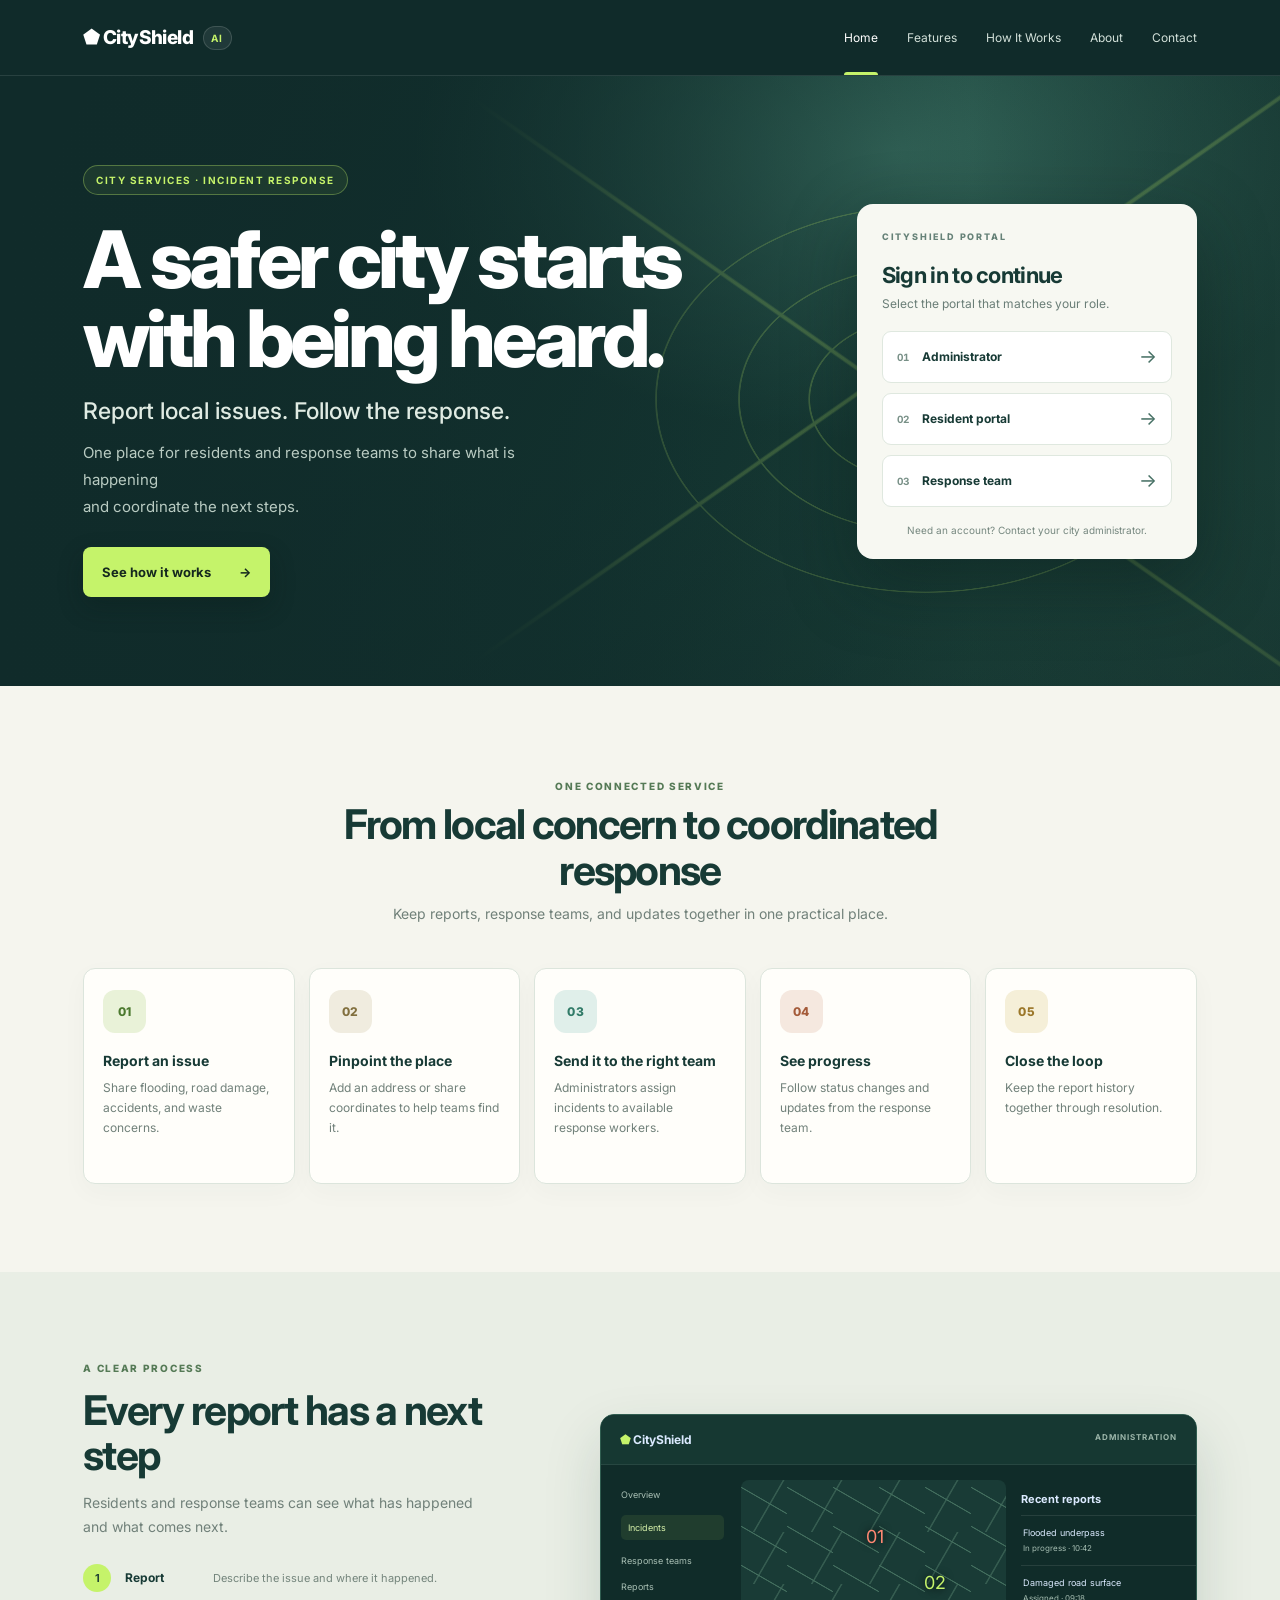
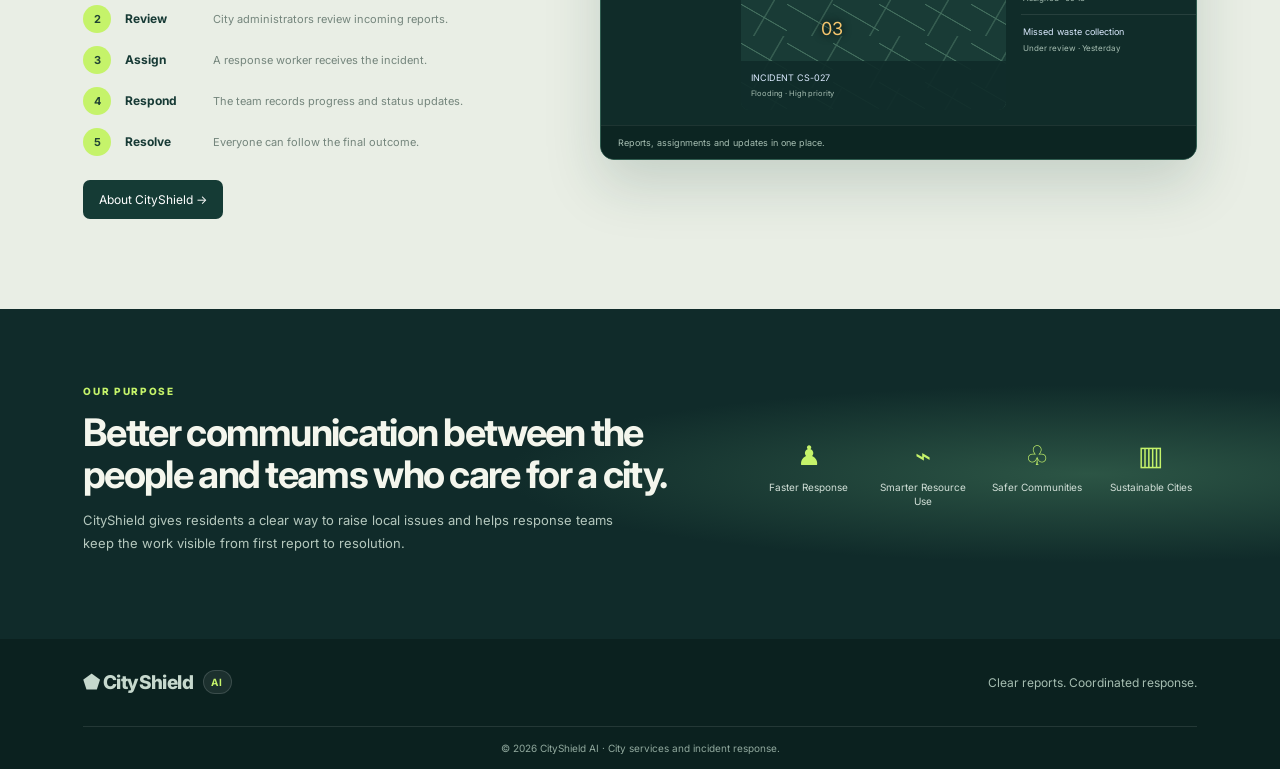
<file: frontend/index.html>
<!DOCTYPE html>
<html lang="en">
<head>
  <meta charset="UTF-8">
  <meta name="viewport" content="width=device-width, initial-scale=1.0">
  <title>CityShield AI | Smart City Response</title>
  <link rel="stylesheet" href="styles.css">
  <script src="app.js" defer></script>
</head>
<body>
  <header class="header">
    <a class="brand" href="#home">⬟ CityShield <b>AI</b></a>
    <button class="menu" id="menu" type="button" aria-label="Toggle navigation" aria-controls="nav" aria-expanded="false">☰</button>
    <nav id="nav" aria-label="Main navigation">
      <a class="active" href="#home">Home</a>
      <a href="#features">Features</a>
      <a href="#process">How It Works</a>
      <a href="#about">About</a>
      <a href="#contact">Contact</a>
    </nav>
  </header>

  <main>
    <section class="hero" id="home">
      <div class="shade"></div>
      <div class="hero-copy">
        <span class="eyebrow">CITY SERVICES · INCIDENT RESPONSE</span>
        <h1>A safer city starts<br>with being heard.</h1>
        <h2>Report local issues. Follow the response.</h2>
        <p>One place for residents and response teams to share what is happening<br>and coordinate the next steps.</p>
        <a class="cta" href="#features">See how it works <b>→</b></a>
      </div>

      <aside class="login">
        <p class="login-kicker">CITYSHIELD PORTAL</p>
        <h3>Sign in to continue</h3>
        <p>Select the portal that matches your role.</p>
        <button data-role="Admin" class="role admin"><span>01</span>Administrator <b>→</b></button>
        <button data-role="Citizen" class="role citizen"><span>02</span>Resident portal <b>→</b></button>
        <button data-role="Worker" class="role worker"><span>03</span>Response team <b>→</b></button>
        <small>Need an account? Contact your city administrator.</small>
      </aside>
    </section>

    <section class="section features" id="features">
      <div class="heading">
        <label>ONE CONNECTED SERVICE</label>
        <h2>From local concern to coordinated response</h2>
        <p>Keep reports, response teams, and updates together in one practical place.</p>
      </div>
      <div class="cards">
        <article><div class="ico blue">01</div><h3>Report an issue</h3><p>Share flooding, road damage, accidents, and waste concerns.</p></article>
        <article><div class="ico purple">02</div><h3>Pinpoint the place</h3><p>Add an address or share coordinates to help teams find it.</p></article>
        <article><div class="ico teal">03</div><h3>Send it to the right team</h3><p>Administrators assign incidents to available response workers.</p></article>
        <article><div class="ico red">04</div><h3>See progress</h3><p>Follow status changes and updates from the response team.</p></article>
        <article><div class="ico orange">05</div><h3>Close the loop</h3><p>Keep the report history together through resolution.</p></article>
      </div>
    </section>

    <section class="section process" id="process">
      <div>
        <label>A CLEAR PROCESS</label>
        <h2>Every report has a next step</h2>
        <p>Residents and response teams can see what has happened and what comes next.</p>
        <ol class="steps">
          <li><i>1</i><b>Report</b><span>Describe the issue and where it happened.</span></li>
          <li><i>2</i><b>Review</b><span>City administrators review incoming reports.</span></li>
          <li><i>3</i><b>Assign</b><span>A response worker receives the incident.</span></li>
          <li><i>4</i><b>Respond</b><span>The team records progress and status updates.</span></li>
          <li><i>5</i><b>Resolve</b><span>Everyone can follow the final outcome.</span></li>
        </ol>
        <a class="learn" href="#about">About CityShield →</a>
      </div>
      <div class="dash">
        <div class="dash-head">CityShield <small>ADMINISTRATION</small></div>
        <div class="dash-grid">
          <div class="side"><span>Overview</span><span class="side-active">Incidents</span><span>Response teams</span><span>Reports</span></div>
          <div class="map">
            <span>01</span><span>02</span><span>03</span>
            <div>INCIDENT CS-027<br><small>Flooding · High priority</small></div>
          </div>
          <div class="recent">
            <h4>Recent reports</h4>
            <p>Flooded underpass <small>In progress · 10:42</small></p>
            <p>Damaged road surface <small>Assigned · 09:18</small></p>
            <p>Missed waste collection <small>Under review · Yesterday</small></p>
          </div>
        </div>
        <footer>Reports, assignments and updates in one place.</footer>
      </div>
    </section>

    <section class="section about" id="about">
      <div>
        <label>OUR PURPOSE</label>
        <h2>Better communication between the people and teams who care for a city.</h2>
        <p>CityShield gives residents a clear way to raise local issues and helps response teams keep the work visible from first report to resolution.</p>
      </div>
      <div class="mission">
        <span>♟<small>Faster Response</small></span>
        <span>⌁<small>Smarter Resource Use</small></span>
        <span>♧<small>Safer Communities</small></span>
        <span>▥<small>Sustainable Cities</small></span>
      </div>
    </section>
  </main>

  <footer class="site-footer" id="contact">
    <div><a class="brand" href="#home">⬟ CityShield <b>AI</b></a><p>Clear reports. Coordinated response.</p></div>
    <small>© <span id="year"></span> CityShield AI · City services and incident response.</small>
  </footer>

  <dialog id="dialog" aria-labelledby="dialogTitle">
  <button
    type="button"
    class="close"
    id="closeDialog"
    aria-label="Close login window"
  >×</button>

  <div class="auth-brand">CITYSHIELD <span>AI</span></div>

  <h2 id="dialogTitle">Login</h2>
  <p id="dialogDescription" class="auth-description">
    Sign in to your CityShield AI account.
  </p>

  <div id="authTabs" class="auth-tabs" hidden>
    <button type="button" id="showRegister" class="auth-tab">Register</button>
    <button type="button" id="showLogin" class="auth-tab active">Login</button>
  </div>

  <form id="authForm">
    <div id="authFields"></div>

    <p id="authMessage" class="auth-message" role="status" aria-live="polite"></p>

    <button type="submit" id="authSubmit" class="cta auth-submit">
      Login
    </button>
  </form>

  <p id="authFootnote" class="auth-footnote"></p>
</dialog>
</body>
</html>
</file>
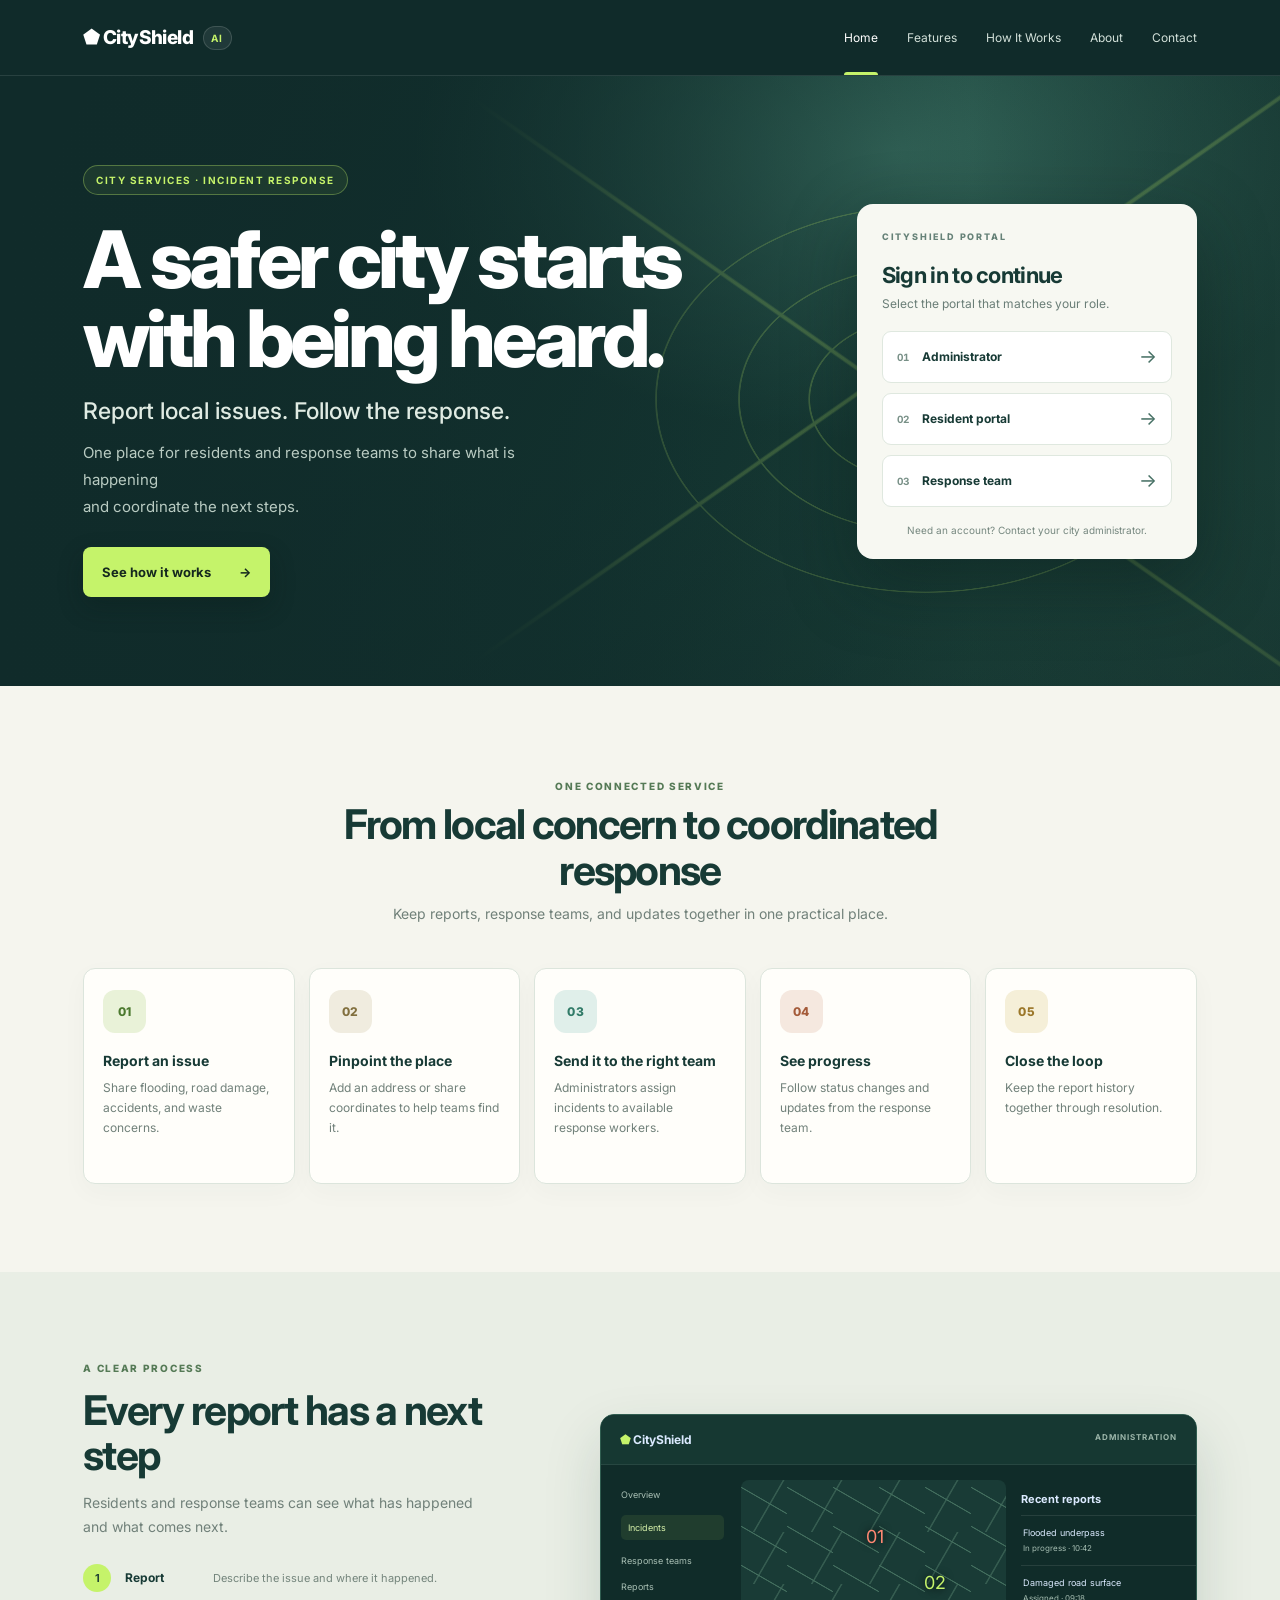
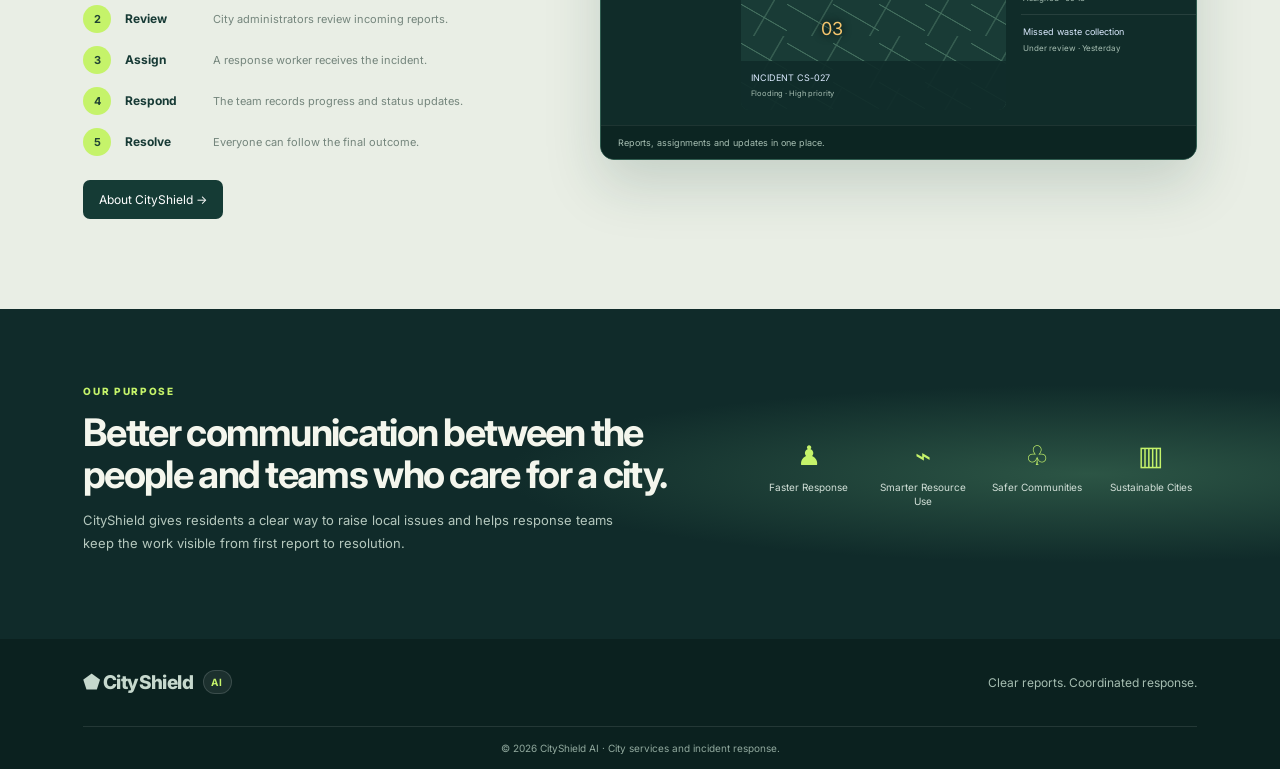
<file: frontend/citizen-dashboard.html>
<!DOCTYPE html>
<html lang="en">
<head>
  <meta charset="UTF-8">
  <meta name="viewport" content="width=device-width, initial-scale=1.0">
  <meta name="theme-color" content="#102b2a">
  <title>Citizen Portal | CityShield</title>
  <link rel="stylesheet" href="citizen-dashboard.css">
  <script src="citizen-dashboard.js" defer></script>
</head>
<body>
  <header class="citizen-header">
    <a class="citizen-brand" href="index.html">⬟ CityShield <span>AI</span></a>
    <div class="citizen-account">
      <span id="welcomeName">Citizen Portal</span>
      <button id="logoutButton" type="button" class="button button-quiet">Sign out</button>
    </div>
  </header>

  <main class="citizen-main">
    <section class="welcome-panel">
      <div>
        <p class="eyebrow">YOUR COMMUNITY, YOUR VOICE</p>
        <h1>Report an issue. Follow the response.</h1>
        <p>Share flooding, accidents, waste, or road damage with your local response team.</p>
      </div>
      <div class="welcome-symbol" aria-hidden="true">⌖</div>
    </section>

    <div id="notificationBanner" class="notification-banner" role="status" aria-live="polite" hidden></div>

    <section class="emergency-contact" aria-labelledby="emergencyContactHeading">
      <div class="emergency-contact-copy">
        <p class="eyebrow">IMMEDIATE DANGER?</p>
        <h2 id="emergencyContactHeading">Contact emergency services</h2>
        <p>Call 1070 for your State Disaster Control Room. Do not enter floodwater to attempt a rescue yourself.</p>
      </div>
      <a class="emergency-call-button" href="tel:1070" aria-label="Call the State Disaster Control Room at 1070">
        Call 1070
      </a>
    </section>

    <section class="panel emergency-alerts-panel" aria-labelledby="emergencyAlertsHeading">
      <div class="panel-heading">
        <div>
          <p class="eyebrow">CITY SAFETY</p>
          <h2 id="emergencyAlertsHeading">Emergency Alerts</h2>
        </div>
      </div>
      <p id="emergencyAlertsMessage" class="reports-message" role="status" aria-live="polite">Checking for active alerts...</p>
      <div id="emergencyAlertList" class="emergency-alert-list">
        <p class="empty-state">Loading emergency alerts...</p>
      </div>
    </section>

    <section class="panel facility-finder-panel" aria-labelledby="facilityFinderHeading">
      <div class="panel-heading">
        <div>
          <p class="eyebrow">EMERGENCY RESOURCES</p>
          <h2 id="facilityFinderHeading">Emergency Shelter &amp; Hospital Finder</h2>
        </div>
      </div>
      <p class="facility-finder-help">
        Find mapped hospitals and designated emergency shelters near you. Your device location is sent to OpenStreetMap through CityShield only when you choose to search.
      </p>
      <button type="button" id="facilitySearchButton" class="button button-primary">
        Find facilities near me
      </button>
      <p id="facilitySearchMessage" class="facility-search-message" role="status" aria-live="polite">
        Search within 5 km using your device location.
      </p>
      <div id="facilityRecommendation" class="facility-recommendation" hidden></div>
      <div id="facilityResults" class="facility-results"></div>
      <p class="facility-attribution">
        Facility data © <a href="https://www.openstreetmap.org/copyright" target="_blank" rel="noopener noreferrer">OpenStreetMap contributors</a>.
        Distances are approximate. Listings may be incomplete; operating status and capacity are not live-confirmed. Follow local emergency guidance.
      </p>
    </section>

    <div class="citizen-grid">
      <section class="panel report-panel" aria-labelledby="reportHeading">
        <div class="panel-heading">
          <div>
            <p class="eyebrow">NEW REPORT</p>
            <h2 id="reportHeading">Tell us what happened</h2>
          </div>
        </div>
        <section class="voice-report" aria-labelledby="voiceReportHeading">
          <div>
            <p class="eyebrow">VOICE REPORTING</p>
            <h3 id="voiceReportHeading">Speak your report</h3>
            <p class="voice-help">Dictate in English, Hindi, or Punjabi. We’ll transcribe your words and suggest a report type. Review the details before sending.</p>
          </div>
          <div class="voice-controls">
            <label class="field voice-language">
              <span>Spoken language</span>
              <select id="voiceLanguage">
                <option value="en-IN">English</option>
                <option value="hi-IN">Hindi</option>
                <option value="pa-IN">Punjabi</option>
              </select>
            </label>
            <div class="voice-buttons">
              <button type="button" id="startVoiceReport" class="button button-primary">Start speaking</button>
              <button type="button" id="stopVoiceReport" class="button button-secondary" disabled>Stop</button>
            </div>
          </div>
          <p id="voiceReportMessage" class="voice-message" role="status" aria-live="polite">Your microphone is only used after you start recording.</p>
        </section>
        <form id="reportForm">
          <label class="field">
            <span>Report title</span>
            <input name="title" type="text" minlength="3" maxlength="160" required placeholder="e.g. Flooded road near the market">
          </label>

          <div class="field-row">
            <label class="field">
              <span>Issue type</span>
              <select name="category" required>
                <option value="">Select a category</option>
                <option>Flooding</option>
                <option>Accident</option>
                <option>Waste</option>
                <option>Road Damage</option>
              </select>
            </label>
            <label class="field">
              <span>Urgency</span>
              <select name="priority" required>
                <option value="low">Low</option>
                <option value="medium" selected>Medium</option>
                <option value="high">High</option>
                <option value="critical">Critical — immediate danger</option>
              </select>
            </label>
          </div>

          <label class="field">
            <span>What happened?</span>
            <textarea name="description" minlength="10" maxlength="5000" rows="5" required placeholder="Describe the issue, who or what is affected, and any immediate risks."></textarea>
          </label>

          <label class="field">
            <span>Location or address</span>
            <input name="location" type="text" maxlength="255" required placeholder="Street, landmark, neighborhood, or address">
          </label>
          <div class="location-row">
            <button type="button" id="locationButton" class="button button-secondary">⌖ Use my current coordinates</button>
            <span id="locationMessage" class="field-hint">You can enter an address without sharing device location.</span>
          </div>
          <input name="latitude" type="hidden">
          <input name="longitude" type="hidden">

          <label class="field">
            <span>Photo <small>(optional, JPG/PNG/WebP, up to 5 MB)</small></span>
            <input id="imageInput" name="image" type="file" accept="image/jpeg,image/png,image/webp">
          </label>
          <img id="imagePreview" class="image-preview" alt="Selected report image preview" hidden>

          <p id="formMessage" class="form-message" role="status" aria-live="polite"></p>
          <button type="submit" id="submitReport" class="button button-primary">Send report</button>
        </form>
      </section>

      <section class="panel reports-panel" aria-labelledby="reportsHeading">
        <div class="panel-heading reports-heading">
          <div>
            <p class="eyebrow">MY REPORTS</p>
            <h2 id="reportsHeading">Report activity</h2>
          </div>
          <button type="button" id="refreshReports" class="button button-quiet">↻ Refresh</button>
        </div>
        <p id="reportsMessage" class="reports-message" role="status" aria-live="polite"></p>
        <div id="reportList" class="report-list">
          <p class="empty-state">Loading your reports…</p>
        </div>
      </section>
    </div>
  </main>

  <footer class="citizen-footer">
    <span>CityShield AI · Safer cities, stronger communities.</span>
    <a href="index.html">CityShield home</a>
  </footer>
</body>
</html>
</file>
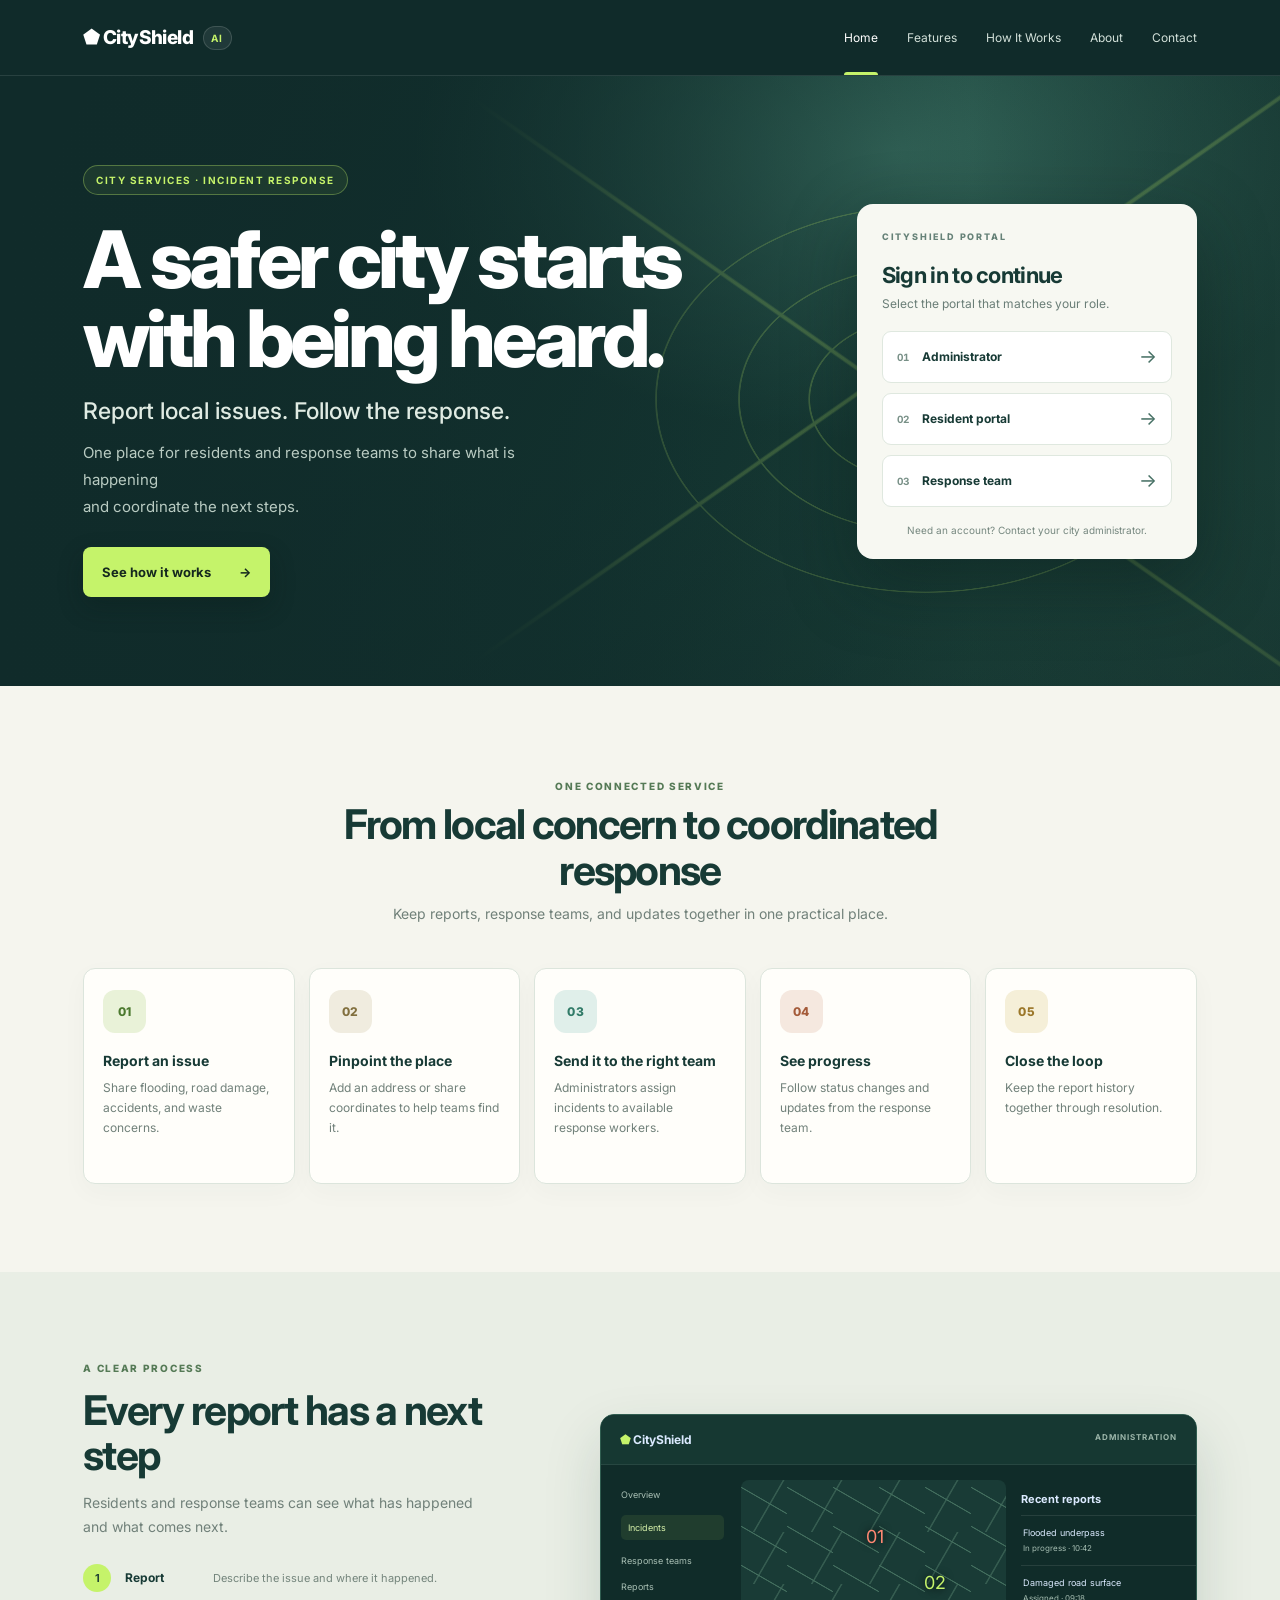
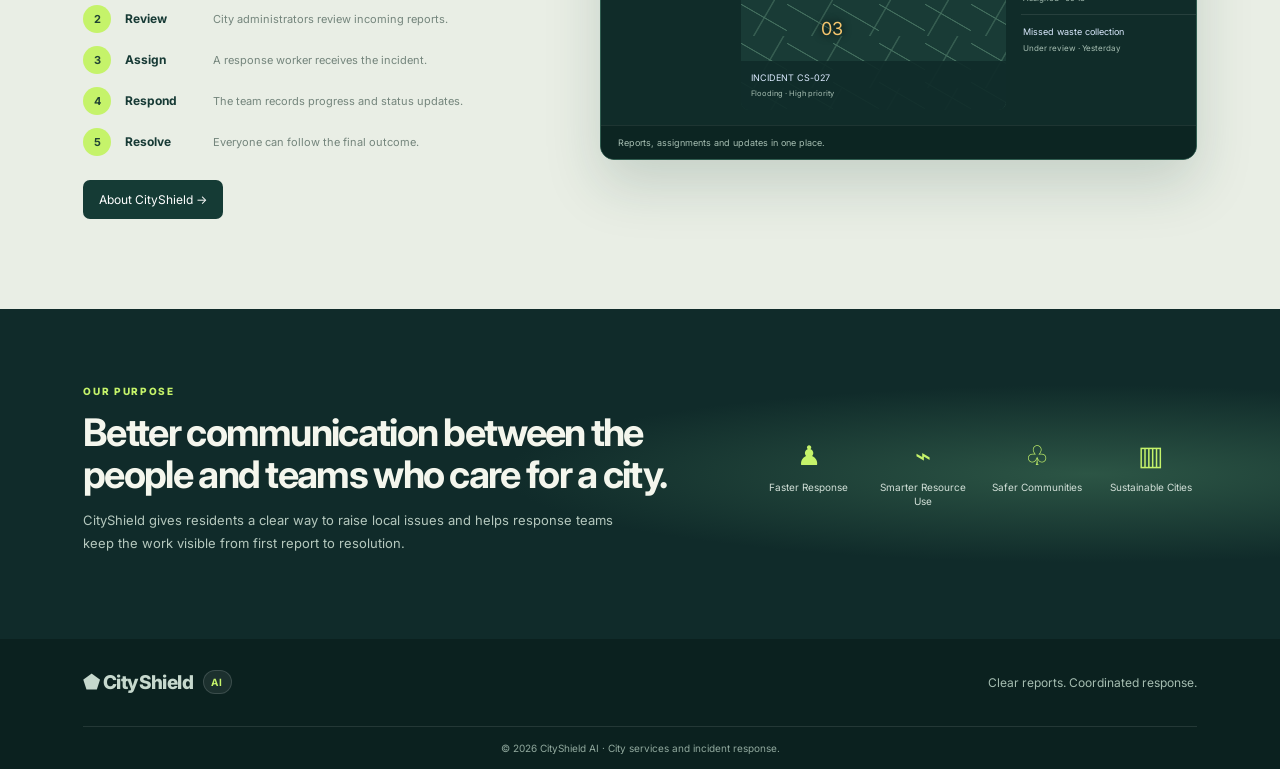
<file: frontend/worker-dashboard.html>
<!DOCTYPE html>
<html lang="en">
<head>
  <meta charset="UTF-8">
  <meta name="viewport" content="width=device-width, initial-scale=1.0">
  <meta name="theme-color" content="#102b2a">
  <title>Worker Portal | CityShield</title>
  <link rel="stylesheet" href="citizen-dashboard.css">
  <link rel="stylesheet" href="worker-dashboard.css">
  <script src="worker-dashboard.js" defer></script>
</head>
<body>
  <header class="citizen-header">
    <a class="citizen-brand" href="index.html">⬟ CityShield <span>AI</span></a>
    <div class="citizen-account">
      <span id="welcomeName">Worker Portal</span>
      <button id="logoutButton" type="button" class="button button-quiet">Sign out</button>
    </div>
  </header>

  <main class="citizen-main worker-main">
    <section class="welcome-panel">
      <div>
        <p class="eyebrow">CITY RESPONSE TEAM</p>
        <h1>Manage incidents assigned to your response team.</h1>
        <p>Review incident details, get directions to the location, and keep the response team updated.</p>
      </div>
      <div class="welcome-symbol" aria-hidden="true">♟</div>
    </section>

    <div id="notificationBanner" class="notification-banner" role="status" aria-live="polite" hidden></div>

    <section class="panel reports-panel worker-assignments" aria-labelledby="assignedHeading">
      <div class="panel-heading reports-heading">
        <div>
          <p class="eyebrow">RESPONSE TASKS</p>
          <h2 id="assignedHeading">Assigned to me</h2>
        </div>
        <button type="button" id="refreshReports" class="button button-quiet">↻ Refresh</button>
      </div>
      <p id="assignedMessage" class="reports-message" role="status" aria-live="polite"></p>
      <div id="assignedList" class="report-list">
        <p class="empty-state">Loading assigned incidents…</p>
      </div>
    </div>
  </main>

  <footer class="citizen-footer">
    <span>CityShield AI · Safer cities, stronger communities.</span>
    <a href="index.html">CityShield home</a>
  </footer>
</body>
</html>
</file>
<file: frontend/styles.css>
@import url('https://fonts.googleapis.com/css2?family=Inter:wght@400;500;600;700;800&display=swap');

:root {
  --navy: #06264b;
  --blue: #1684f8;
  --ink: #102f58;
  --muted: #58708e;
}

* { box-sizing: border-box; }

html { scroll-behavior: smooth; }

body {
  margin: 0;
  font-family: Inter, Arial, sans-serif;
  color: var(--ink);
  background: #f7fbff;
}

a { text-decoration: none; color: inherit; }
button { font: inherit; cursor: pointer; }

.header {
  height: 68px;
  padding: 0 7%;
  background: var(--navy);
  color: white;
  display: flex;
  align-items: center;
  justify-content: space-between;
  gap: 24px;
  border-bottom: 1px solid #2b5278;
  position: relative;
  z-index: 5;
}

.brand {
  display: flex;
  align-items: center;
  gap: 8px;
  font-size: 18px;
  font-weight: 800;
  white-space: nowrap;
}

.brand b { color: #39a6ff; }

.header nav {
  height: 100%;
  display: flex;
  gap: 32px;
  font-size: 11px;
}

.header nav a {
  display: flex;
  align-items: center;
  position: relative;
}

.header nav a.active::after,
.header nav a:hover::after {
  content: "";
  position: absolute;
  bottom: 0;
  left: 0;
  right: 0;
  height: 2px;
  background: #36a5ff;
}

.menu { display: none; }

/* Hero section */
.hero {
  min-height: 420px;
  position: relative;
  overflow: hidden;
  color: white;
  background: #05284c url('https://images.unsplash.com/photo-1519501025264-65ba15a82390?auto=format&fit=crop&w=2200&q=85') center/cover no-repeat;
  display: flex;
  align-items: center;
  padding: 32px 7%;
  gap: 24px;
}

.shade {
  position: absolute;
  inset: 0;
  background: linear-gradient(
    90deg,
    #021c38ed,
    #032545b8 42%,
    #03244444 70%,
    #031e3ac9
  );
}

.hero-copy {
  position: relative;
  z-index: 1;
  max-width: 570px;
}

.eyebrow {
  display: inline-block;
  border: 1px solid #3796dd;
  border-radius: 30px;
  padding: 6px 10px;
  font-size: 9px;
  background: #092f54aa;
}

.hero h1 {
  font-size: clamp(42px, 5vw, 62px);
  line-height: 1.05;
  letter-spacing: -2.4px;
  margin: 20px 0 10px;
  font-weight: 800;
}

.hero h1 em {
  font-style: normal;
  color: #34a5ff;
}

.hero h2 {
  font-size: clamp(18px, 2.2vw, 25px);
  margin: 0 0 12px;
}

.hero-copy p {
  font-size: 13px;
  line-height: 1.6;
  color: #e0ebf8;
  margin: 0 0 15px;
}

.cta {
  border: 0;
  background: linear-gradient(110deg, #188bff, #0872e6);
  border-radius: 7px;
  color: white;
  padding: 12px 16px;
  display: inline-flex;
  gap: 24px;
  align-items: center;
  font-size: 11px;
  font-weight: 700;
  box-shadow: 0 7px 20px #0069d74a;
}

.cta:hover { filter: brightness(1.08); }

.float {
  position: absolute;
  z-index: 1;
  width: 42px;
  height: 42px;
  border-radius: 50%;
  display: grid;
  place-items: center;
  font-size: 22px;
  background: #0786e5dd;
  border: 2px solid #9bd9ff;
  box-shadow: 0 0 22px #1c9dff99;
}

.f1 { top: 10%; left: 55%; }
.f2 { top: 25%; left: 43%; background: #b52945; border-color: #ff9aab; }
.f3 { top: 43%; left: 58%; }
.f4 { top: 61%; left: 49%; background: #0569b8; }
.f5 { top: 68%; left: 63%; background: #04aa83; border-color: #8cffe0; }

/* Login role selector */
.login {
  z-index: 2;
  position: relative;
  margin-left: auto;
  width: 290px;
  flex-shrink: 0;
  background: #021934f2;
  border: 1px solid #1385d5;
  border-radius: 11px;
  padding: 21px 18px 17px;
  box-shadow: 0 14px 35px #00162d66;
}

.login h3 { font-size: 20px; margin: 0 0 5px; }

.login > p {
  font-size: 10px;
  color: #b7c9dd;
  margin: 0 0 17px;
}

.role {
  width: 100%;
  display: flex;
  align-items: center;
  gap: 11px;
  border: 0;
  border-radius: 7px;
  color: white;
  padding: 12px;
  margin: 9px 0;
  font-size: 11px;
  font-weight: 700;
  text-align: left;
}

.role b { margin-left: auto; font-size: 16px; font-weight: 400; }
.admin { background: linear-gradient(100deg, #198cff, #0870eb); }
.citizen { background: linear-gradient(100deg, #0db99a, #08a77e); }
.worker { background: linear-gradient(100deg, #ff9b28, #ff8619); }

.or {
  display: flex;
  align-items: center;
  justify-content: center;
  gap: 10px;
  color: #d5e4f5;
  font-size: 9px;
  margin: 14px 0;
}

.or i { height: 1px; flex: 1; background: #36506c; }

.login > small {
  display: block;
  text-align: center;
  font-size: 8px;
  color: #d7e5f4;
}

.login > small a { text-decoration: underline; }

/* Features */
.section { padding: 34px 6.8%; }

.features { background: linear-gradient(#f8fbff, #fff); }

.heading { text-align: center; margin-bottom: 26px; }

.section label {
  font-size: 9px;
  color: #087bf0;
  font-weight: 800;
  letter-spacing: .6px;
}

.heading h2,
.process h2,
.about h2 {
  font-size: 27px;
  letter-spacing: -.8px;
  margin: 8px 0;
  color: #0b2e59;
}

.heading p,
.process > div > p {
  font-size: 11px;
  color: var(--muted);
  margin: 0;
}

.cards {
  display: grid;
  grid-template-columns: repeat(6, minmax(0, 1fr));
  gap: 15px;
}

.cards article {
  background: white;
  border: 1px solid #e0eaf5;
  border-radius: 8px;
  padding: 14px;
  min-height: 143px;
  box-shadow: 0 5px 18px #0b376109;
}

.ico {
  width: 41px;
  height: 41px;
  border-radius: 14px;
  display: grid;
  place-items: center;
  font-size: 22px;
  font-weight: 800;
}

.blue { background: #e1efff; color: #087cff; }
.purple { background: #eee6ff; color: #8143ed; }
.teal { background: #e0f8f5; color: #00a992; }
.red { background: #ffe6e8; color: #ef394b; }
.orange { background: #fff0df; color: #f68a1e; }
.mint { background: #e2f8f2; color: #00a783; }

.cards h3 { font-size: 10px; margin: 10px 0 6px; }

.cards p {
  font-size: 9px;
  line-height: 1.55;
  color: #5c7594;
  margin: 0;
}

/* Process and dashboard preview */
.process {
  display: grid;
  grid-template-columns: .88fr 1.12fr;
  gap: 48px;
  align-items: center;
  background: #f9fcff;
  padding-top: 28px;
  padding-bottom: 38px;
}

.process h2 { margin: 5px 0; }
.process > div > p { margin-bottom: 14px; }

.steps {
  padding: 0;
  margin: 0;
  list-style: none;
  display: grid;
  gap: 7px;
}

.steps li {
  display: grid;
  grid-template-columns: 22px 62px 1fr;
  align-items: center;
  gap: 9px;
  font-size: 10px;
}

.steps i {
  width: 20px;
  height: 20px;
  display: grid;
  place-items: center;
  background: #1684f8;
  color: white;
  border-radius: 50%;
  font-size: 10px;
  font-style: normal;
  font-weight: 700;
}

.steps span { font-size: 9px; color: #6a84a4; }

.learn {
  display: inline-block;
  background: #062b56;
  color: white;
  padding: 8px 14px;
  border-radius: 6px;
  font-size: 10px;
  margin-top: 13px;
}

.dash {
  background: #071f3e;
  border: 1px solid #1a5790;
  border-radius: 9px;
  overflow: hidden;
  box-shadow: 0 15px 30px #174b7d22;
  color: #dbeaff;
}

.dash-head {
  height: 33px;
  background: #092b50;
  padding: 10px 13px;
  font-size: 9px;
}

.dash-head b { color: #49b8ff; }
.dash-head small { float: right; }

.dash-grid {
  display: grid;
  grid-template-columns: 20% 47% 33%;
  min-height: 190px;
  padding: 8px;
  gap: 6px;
}

.side {
  display: flex;
  flex-direction: column;
  gap: 13px;
  font-size: 7px;
  color: #a9c4e1;
  padding: 5px 2px;
}

.map {
  position: relative;
  overflow: hidden;
  background-color: #102f50;
  background-image:
    linear-gradient(30deg, transparent 47%, #29617c 48%, #29617c 49%, transparent 50%),
    linear-gradient(120deg, transparent 47%, #244d70 48%, #244d70 49%, transparent 50%);
  background-size: 35px 31px, 44px 40px;
  min-height: 190px;
}

.map span {
  position: absolute;
  font-size: 17px;
  color: #00dfba;
  text-shadow: 0 0 8px #000;
}

.map span:nth-child(1) { top: 20%; left: 47%; color: #ff5b67; }
.map span:nth-child(2) { top: 40%; left: 69%; }
.map span:nth-child(3) { top: 60%; left: 30%; color: #ffb331; }
.map span:nth-child(4) { top: 65%; left: 54%; color: #ff5b67; }
.map span:nth-child(5) { top: 27%; left: 22%; color: #38c9ff; }

.map > div {
  position: absolute;
  bottom: 0;
  left: 0;
  right: 0;
  background: #092644e8;
  padding: 7px;
  font-size: 8px;
}

.map small { color: #9cb8d5; }

.recent { padding: 2px; }
.stats { display: flex; gap: 3px; }

.stats b {
  flex: 1;
  background: #9c1730;
  border-radius: 4px;
  text-align: center;
  padding: 8px 1px;
  font-size: 8px;
}

.stats b:nth-child(2) { background: #77520c; }
.stats b:nth-child(3) { background: #08695c; }
.recent h4 { font-size: 9px; margin: 12px 0 7px; }

.recent p {
  border-top: 1px solid #234767;
  padding: 7px 1px;
  font-size: 8px;
  margin: 0;
}

.recent small {
  display: block;
  color: #8ba8c8;
  font-size: 7px;
  margin-top: 4px;
}

.dash footer {
  padding: 7px 12px;
  background: #061a32;
  color: #9db4cd;
  font-size: 8px;
}

/* About and footer */
.about {
  display: flex;
  justify-content: space-between;
  gap: 30px;
  align-items: center;
  background: #06264b;
  color: #dbeaff;
  padding-top: 25px;
  padding-bottom: 25px;
}

.about h2 { color: white; font-size: 21px; }

.about p {
  font-size: 11px;
  color: #b9cee3;
  max-width: 440px;
  line-height: 1.6;
}

.mission {
  display: grid;
  grid-template-columns: repeat(4, 1fr);
  gap: 17px;
  text-align: center;
}

.mission span {
  font-size: 23px;
  color: #52bdff;
  display: flex;
  flex-direction: column;
  align-items: center;
  gap: 8px;
}

.mission small {
  font-size: 9px;
  color: #d8e9fb;
  max-width: 80px;
}

.site-footer {
  background: #031a35;
  color: #c6d8ed;
  padding: 0 6.8%;
}

.site-footer > div {
  display: flex;
  align-items: center;
  justify-content: space-between;
  gap: 18px;
  padding: 18px 0;
}

.site-footer p { font-size: 10px; color: #a7c0dc; }

.site-footer > small {
  display: block;
  text-align: center;
  border-top: 1px solid #1d3d5c;
  padding: 12px 0;
  font-size: 9px;
  color: #a9c0d8;
}

/* Login dialog */
dialog {
  border: 1px solid #b8d9f7;
  border-radius: 15px;
  padding: 25px;
  max-width: 400px;
  width: calc(100% - 32px);
  color: #12365d;
  box-shadow: 0 20px 80px #001a3880;
}

dialog::backdrop {
  background: #031a35b8;
  backdrop-filter: blur(4px);
}

dialog form { text-align: right; }
dialog .close { border: 0; border-radius: 50%; font-size: 20px; }
dialog h2 { margin: 8px 0; }

dialog p {
  font-size: 13px;
  line-height: 1.6;
  color: #59718d;
}

dialog .cta { margin-top: 7px; }

/* Tablet */
@media (max-width: 1050px) {
  .header { padding: 0 4%; gap: 15px; }
  .header nav { gap: 17px; }
  .hero { padding: 30px 5%; gap: 15px; }
  .login { width: 270px; }
  .cards { grid-template-columns: repeat(3, 1fr); }
  .section { padding-left: 5%; padding-right: 5%; }
  .process { gap: 24px; }
}

/* Mobile */
@media (max-width: 700px) {
  .header { height: 62px; padding: 0 17px; }
  .brand { font-size: 16px; }

  .menu {
    display: block;
    margin-left: auto;
    background: transparent;
    border: 1px solid #547494;
    color: white;
    border-radius: 6px;
    padding: 6px 10px;
  }

  .header nav {
    display: none;
    position: absolute;
    top: 61px;
    left: 0;
    right: 0;
    height: auto;
    background: #06264b;
    padding: 10px 20px 15px;
    flex-direction: column;
    gap: 0;
  }

  .header nav.open { display: flex; }
  .header nav a { padding: 12px 3px; }
  .hero {
    padding: 30px 18px;
    display: flex;
    flex-direction: column;
    align-items: stretch;
    background-position: center;
    gap: 20px;
  }

  .hero h1 { font-size: 44px; letter-spacing: -1.8px; }
  .hero h2 { font-size: 19px; }
  .hero-copy p { font-size: 12px; }
  .float { display: none; }

  .login { width: 100%; max-width: 420px; margin: 0 auto; }
  .section { padding: 30px 17px; }
  .heading h2, .process h2 { font-size: 23px; }
  .heading p { line-height: 1.6; }
  .cards { grid-template-columns: repeat(2, minmax(0, 1fr)); gap: 10px; }
  .cards article { padding: 12px; min-height: 145px; }

  .process { grid-template-columns: 1fr; gap: 25px; }
  .steps li { grid-template-columns: 22px 65px 1fr; }

  .dash-grid { grid-template-columns: 19% 46% 35%; gap: 4px; padding: 5px; }
  .side { font-size: 6px; gap: 12px; }
  .stats b { font-size: 7px; }

  .about { display: block; }
  .mission { grid-template-columns: repeat(2, 1fr); gap: 20px; margin-top: 22px; }
  .site-footer > div { flex-wrap: wrap; }
  .site-footer p { width: 100%; order: 3; margin: 0; }
}

@media (prefers-reduced-motion: reduce) {
  html { scroll-behavior: auto; }
}


/* =========================================
   CITYSHIELD AI AUTHENTICATION FORMS
   Append this section to the existing CSS
========================================= */

dialog {
  position: fixed;
  inset: 0;
  margin: auto;
  max-height: min(88vh, 760px);
  overflow-y: auto;
  background: #ffffff;
}

dialog[open] {
  animation: authFadeIn 180ms ease-out;
}

@keyframes authFadeIn {
  from {
    opacity: 0;
    transform: translateY(8px);
  }
  to {
    opacity: 1;
    transform: translateY(0);
  }
}

dialog .close {
  display: grid;
  place-items: center;
  position: absolute;
  top: 14px;
  right: 14px;
  width: 35px;
  height: 35px;
  background: #f4f7fb;
  border: 1px solid #d9e3ef;
  color: #17385e;
  line-height: 1;
  transition: background 0.2s, transform 0.2s;
}

dialog .close:hover {
  background: #e8f2ff;
  transform: rotate(90deg);
}

.auth-brand {
  color: #173b64;
  font-size: 13px;
  font-weight: 700;
  letter-spacing: 1px;
  padding-right: 42px;
}

.auth-brand span {
  color: #1684f8;
}

dialog h2 {
  color: #12365d;
  font-size: clamp(23px, 4vw, 29px);
  line-height: 1.25;
  margin: 13px 0 8px;
  overflow-wrap: anywhere;
}

.auth-description {
  margin: 0 0 22px;
}

.auth-tabs {
  display: grid;
  grid-template-columns: 1fr 1fr;
  gap: 5px;
  padding: 5px;
  margin: 0 0 22px;
  background: #f0f5fb;
  border-radius: 9px;
}

.auth-tabs[hidden] {
  display: none;
}

.auth-tab {
  padding: 11px 12px;
  border: 0;
  border-radius: 7px;
  background: transparent;
  color: #536d89;
  font-size: 13px;
  font-weight: 700;
}

.auth-tab.active {
  background: #ffffff;
  color: #087bf0;
  box-shadow: 0 2px 8px #12365d12;
}

#authForm {
  display: block;
  text-align: left;
}

.auth-field {
  display: flex;
  flex-direction: column;
  gap: 7px;
  margin-bottom: 16px;
}

.auth-field label {
  color: #294967;
  font-size: 12px;
  font-weight: 700;
  letter-spacing: 0;
}

.auth-field input {
  width: 100%;
  min-width: 0;
  padding: 13px 14px;
  border: 1px solid #d3dfec;
  border-radius: 8px;
  outline: none;
  background: #ffffff;
  color: #17385e;
  font: inherit;
  font-size: 14px;
  transition: border-color 0.2s, box-shadow 0.2s;
}

.auth-field input::placeholder {
  color: #98a9bb;
}

.auth-field input:focus {
  border-color: #1684f8;
  box-shadow: 0 0 0 3px #1684f81c;
}

.auth-field input:focus-visible {
  outline: 2px solid transparent;
}

.auth-submit {
  width: 100%;
  justify-content: center;
  margin-top: 4px;
  padding: 14px 18px;
  font-size: 13px;
}

.auth-submit:disabled {
  opacity: 0.65;
  cursor: wait;
}

.auth-message {
  display: none;
  padding: 11px 12px;
  border-radius: 7px;
  margin: 12px 0;
  font-size: 12px;
  line-height: 1.55;
  overflow-wrap: anywhere;
}

.auth-message:not(:empty) {
  display: block;
}

.auth-message.error {
  color: #a32032;
  background: #fff0f1;
  border: 1px solid #ffd2d7;
}

.auth-message.success {
  color: #126b4b;
  background: #eafaf2;
  border: 1px solid #c4efd9;
}

.auth-footnote {
  margin: 16px 0 0;
  color: #71839a;
  text-align: center;
  font-size: 11px;
  line-height: 1.6;
}

@media (max-width: 480px) {
  dialog {
    padding: 23px 19px;
    width: calc(100% - 24px);
    max-width: 400px;
    border-radius: 13px;
  }

  dialog .close {
    top: 10px;
    right: 10px;
  }

  .auth-field input {
    font-size: 16px;
  }
}

@media (prefers-reduced-motion: reduce) {
  dialog[open] {
    animation: none;
  }

  .auth-field input,
  dialog .close {
    transition: none;
  }
}

/* CityShield landing page refresh */
:root {
  --navy: #102b2a;
  --blue: #b7ef5a;
  --ink: #173a35;
  --muted: #627772;
  --paper: #f5f5ee;
  --line: #dce5dc;
  --lime: #c5f36a;
  --forest: #153b35;
}

body {
  color: var(--ink);
  background: var(--paper);
  font-family: Inter, "Segoe UI", sans-serif;
}

::selection {
  color: #142a24;
  background: #c5f36a;
}

:focus-visible {
  outline: 3px solid #a9e85a;
  outline-offset: 3px;
}

.header {
  position: sticky;
  top: 0;
  height: 76px;
  padding: 0 max(6.5%, calc((100% - 1440px) / 2));
  background: #102b2a;
  border-bottom: 1px solid #ffffff1a;
}

.brand {
  gap: 10px;
  font-size: 19px;
  letter-spacing: -.6px;
}

.brand:first-letter {
  color: var(--lime);
}

.brand b {
  color: var(--lime);
  font-size: 10px;
  letter-spacing: 1.4px;
  background: #ffffff12;
  border: 1px solid #ffffff24;
  border-radius: 20px;
  padding: 5px 7px;
}

.header nav {
  gap: 29px;
  font-size: 12px;
  color: #d2e0d9;
}

.header nav a {
  transition: color .2s ease;
}

.header nav a:hover,
.header nav a.active {
  color: white;
}

.header nav a.active::after,
.header nav a:hover::after {
  height: 3px;
  background: var(--lime);
  border-radius: 4px 4px 0 0;
}

.hero {
  min-height: 610px;
  padding: 72px max(6.5%, calc((100% - 1440px) / 2));
  gap: clamp(36px, 8vw, 130px);
  background:
    radial-gradient(ellipse at 70% 13%, #35685b 0, transparent 38%),
    linear-gradient(118deg, #102b2a 6%, #163a34 58%, #21483d 100%);
}

.hero::before {
  content: "";
  position: absolute;
  inset: 0 0 0 37%;
  opacity: .31;
  background:
    radial-gradient(ellipse at 56% 53%, transparent 0 18%, #c5f36a 18.1% 18.25%, transparent 18.4% 29%, #c5f36a 29.1% 29.25%, transparent 29.4% 42%, #c5f36a 42.1% 42.25%, transparent 42.4%),
    linear-gradient(35deg, transparent 49.6%, #c5f36a 49.8% 50%, transparent 50.2%),
    linear-gradient(145deg, transparent 49.6%, #c5f36a 49.8% 50%, transparent 50.2%);
  mask-image: linear-gradient(90deg, transparent, black 20%, black);
  pointer-events: none;
}

.shade {
  background:
    linear-gradient(90deg, #102b2a 0%, #102b2a9c 44%, #102b2a14 76%, #102b2a5c 100%),
    linear-gradient(0deg, #102b2a4d, transparent 35%);
}

.hero-copy {
  max-width: 650px;
}

.eyebrow {
  color: var(--lime);
  border: 1px solid #c5f36a55;
  border-radius: 30px;
  padding: 8px 12px;
  font-size: 10px;
  font-weight: 700;
  letter-spacing: 1.5px;
  background: #c5f36a12;
}

.hero h1 {
  max-width: 700px;
  margin: 25px 0 20px;
  font-size: clamp(48px, 6.2vw, 82px);
  line-height: .99;
  letter-spacing: -4px;
}

.hero h1 em {
  color: var(--lime);
}

.hero h2 {
  margin: 0 0 14px;
  color: #e0ebe3;
  font-size: clamp(18px, 2vw, 23px);
  font-weight: 500;
}

.hero-copy p {
  max-width: 500px;
  margin-bottom: 27px;
  color: #b9cbc2;
  font-size: 15px;
  line-height: 1.8;
}

.cta {
  min-height: 50px;
  padding: 14px 19px;
  gap: 28px;
  border-radius: 8px;
  color: #15291e;
  background: var(--lime);
  box-shadow: 0 10px 24px #081c1852;
  font-size: 13px;
  transition: transform .2s ease, box-shadow .2s ease, filter .2s ease;
}

.cta:hover {
  filter: brightness(1.04);
  transform: translateY(-2px);
  box-shadow: 0 14px 28px #081c1866;
}

.login {
  width: min(340px, 34%);
  padding: 26px 24px 22px;
  border: 1px solid #ffffff24;
  border-radius: 16px;
  background: #f7f8f2;
  color: var(--ink);
  box-shadow: 0 24px 70px #081c1870;
}

.login .login-kicker {
  color: #668278;
  font-size: 9px;
  font-weight: 800;
  letter-spacing: 1.8px;
}

.login h3 {
  margin: 0 0 8px;
  font-size: 22px;
  letter-spacing: -.7px;
}

.login > p {
  margin-bottom: 20px;
  color: #6a7e77;
  font-size: 12px;
}

.role {
  min-height: 52px;
  gap: 13px;
  margin: 10px 0;
  padding: 13px 14px;
  border-radius: 9px;
  color: #173a35;
  background: white;
  border: 1px solid #dfe8df;
  font-size: 12px;
  transition: transform .18s ease, border-color .18s ease, box-shadow .18s ease;
}

.role:hover {
  transform: translateX(3px);
  border-color: #9fca76;
  box-shadow: 0 7px 18px #183e3210;
}

.role span {
  color: #789087;
  font-size: 10px;
  font-variant-numeric: tabular-nums;
}

.role b {
  color: #467064;
  font-size: 19px;
}

.admin,
.citizen,
.worker {
  background: white;
}

.login > small {
  margin-top: 17px;
  color: #75877f;
  font-size: 10px;
}

.section {
  padding: 88px max(6.5%, calc((100% - 1440px) / 2));
}

.features {
  position: relative;
  background: var(--paper);
}

.heading {
  max-width: 680px;
  margin: 0 auto 42px;
}

.section label {
  color: #557a56;
  font-size: 10px;
  letter-spacing: 1.7px;
}

.heading h2,
.process h2,
.about h2 {
  color: #173a35;
  font-size: clamp(30px, 3.2vw, 43px);
  line-height: 1.12;
  letter-spacing: -1.7px;
}

.heading p,
.process > div > p {
  color: #71817a;
  font-size: 14px;
  line-height: 1.7;
}

.cards {
  grid-template-columns: repeat(5, minmax(0, 1fr));
  gap: 14px;
}

.cards article {
  min-height: 216px;
  padding: 21px 19px;
  border: 1px solid var(--line);
  border-radius: 12px;
  background: #fffefa;
  box-shadow: 0 8px 26px #173a3508;
  transition: transform .22s ease, box-shadow .22s ease, border-color .22s ease;
}

.cards article:hover {
  transform: translateY(-5px);
  border-color: #c8d8bc;
  box-shadow: 0 18px 34px #173a3512;
}

.ico {
  width: 43px;
  height: 43px;
  border-radius: 12px;
  font-size: 12px;
  letter-spacing: .5px;
}

.blue { background: #e9f2d8; color: #4b792e; }
.purple { background: #f0ecdf; color: #82703f; }
.teal { background: #e0efea; color: #317b68; }
.red { background: #f5e8df; color: #a45b3a; }
.orange { background: #f5efd8; color: #9b7729; }

.cards h3 {
  margin: 19px 0 8px;
  font-size: 14px;
  line-height: 1.35;
}

.cards p {
  color: #71817a;
  font-size: 12px;
  line-height: 1.65;
}

.process {
  grid-template-columns: .82fr 1.18fr;
  gap: clamp(45px, 8vw, 112px);
  padding-top: 84px;
  padding-bottom: 90px;
  background: #e9eee5;
}

.process h2 {
  margin: 12px 0;
}

.process > div > p {
  margin-bottom: 25px;
}

.steps {
  gap: 13px;
}

.steps li {
  grid-template-columns: 30px 76px 1fr;
  gap: 12px;
  font-size: 12px;
}

.steps i {
  width: 28px;
  height: 28px;
  color: #214334;
  background: #c5f36a;
  font-size: 11px;
}

.steps b {
  font-size: 12px;
}

.steps span {
  color: #74857c;
  font-size: 11px;
}

.learn {
  margin-top: 24px;
  padding: 12px 16px;
  border-radius: 7px;
  color: white;
  background: var(--forest);
  font-size: 12px;
  transition: background .2s ease, transform .2s ease;
}

.learn:hover {
  transform: translateY(-2px);
  background: #245b4e;
}

.dash {
  border: 1px solid #305d50;
  border-radius: 14px;
  background: #102c29;
  box-shadow: 0 25px 55px #183f332b;
}

.dash-head {
  height: auto;
  padding: 17px 19px;
  border-bottom: 1px solid #ffffff13;
  background: #163832;
  font-size: 12px;
  font-weight: 700;
}

.dash-head::before {
  content: "⬟ ";
  color: var(--lime);
}

.dash-head small {
  color: #9cb6aa;
  font-size: 8px;
  letter-spacing: 1px;
}

.dash-grid {
  min-height: 260px;
  padding: 15px;
  gap: 12px;
}

.side {
  gap: 15px;
  padding: 9px 5px;
  color: #a7beb3;
  font-size: 9px;
}

.side span:nth-child(2) {
  padding: 7px;
  border-radius: 5px;
  color: #d7f2ab;
  background: #c5f36a16;
}

.map {
  min-height: 230px;
  border-radius: 8px;
  background-color: #193b36;
  background-image:
    linear-gradient(30deg, transparent 47%, #426d5d 48%, #426d5d 49%, transparent 50%),
    linear-gradient(120deg, transparent 47%, #355c50 48%, #355c50 49%, transparent 50%);
  background-size: 46px 39px, 58px 52px;
}

.map span {
  color: var(--lime);
  font-size: 18px;
}

.map span:nth-child(1) { color: #ff8873; }
.map span:nth-child(2) { color: var(--lime); }
.map span:nth-child(3) { color: #f4c56e; }

.map > div {
  padding: 10px;
  background: #102c29ed;
  font-size: 9px;
  line-height: 1.6;
}

.map small,
.recent small {
  color: #a6beb2;
}

.recent {
  padding: 3px;
}

.recent h4 {
  margin: 9px 0;
  font-size: 11px;
}

.recent p {
  padding: 10px 2px;
  border-color: #ffffff18;
  font-size: 9px;
  line-height: 1.45;
}

.recent small {
  font-size: 8px;
}

.dash footer {
  padding: 11px 17px;
  border-top: 1px solid #ffffff13;
  background: #0c2522;
  color: #a6beb2;
  font-size: 9px;
}

.about {
  min-height: 300px;
  padding-top: 70px;
  padding-bottom: 70px;
  color: #e0ebe3;
  background:
    radial-gradient(ellipse at 85% 50%, #2c5545 0, transparent 38%),
    #102b2a;
}

.about h2 {
  max-width: 650px;
  margin: 12px 0;
  color: #f4f6ed;
  font-size: clamp(26px, 3vw, 38px);
}

.about p {
  max-width: 550px;
  color: #b5c8be;
  font-size: 13px;
  line-height: 1.8;
}

.about .section label,
.about label {
  color: var(--lime);
}

.mission {
  gap: 22px;
}

.mission span {
  color: var(--lime);
  font-size: 27px;
}

.mission small {
  max-width: 92px;
  color: #d2e0d8;
  font-size: 10px;
  line-height: 1.4;
}

.site-footer {
  padding: 0 max(6.5%, calc((100% - 1440px) / 2));
  color: #c6d8cd;
  background: #0b211f;
}

.site-footer > div {
  padding: 24px 0;
}

.site-footer p {
  color: #a5bdb1;
  font-size: 12px;
}

.site-footer > small {
  padding: 15px 0;
  border-color: #ffffff1a;
  color: #91a99e;
  font-size: 10px;
}

dialog {
  border: 1px solid #d9e5d7;
  border-radius: 18px;
  padding: 30px;
  box-shadow: 0 28px 90px #061a18a3;
}

dialog::backdrop {
  background: #081d1bcc;
  backdrop-filter: blur(7px);
}

dialog .close {
  border-radius: 9px;
}

.auth-brand span,
.auth-tab.active {
  color: #5e8e31;
}

.auth-field input:focus {
  border-color: #79a94b;
  box-shadow: 0 0 0 3px #a9d77c35;
}

.auth-submit {
  color: #173a27;
  background: var(--lime);
}

@media (max-width: 1050px) {
  .hero {
    padding-left: 5%;
    padding-right: 5%;
    gap: 35px;
  }

  .login {
    width: 320px;
  }

  .section {
    padding-left: 5%;
    padding-right: 5%;
  }

  .cards {
    grid-template-columns: repeat(3, minmax(0, 1fr));
  }
}

@media (max-width: 700px) {
  .header {
    height: 66px;
    padding: 0 18px;
  }

  .brand {
    font-size: 17px;
  }

  .menu {
    border-color: #ffffff40;
    border-radius: 8px;
  }

  .header nav {
    top: 65px;
    padding: 10px 19px 16px;
    background: #102b2a;
  }

  .hero {
    min-height: 0;
    padding: 66px 20px 34px;
    gap: 34px;
    background:
      radial-gradient(ellipse at 75% 4%, #35685b 0, transparent 38%),
      linear-gradient(145deg, #102b2a, #1d4439);
  }

  .hero::before {
    inset: 0;
    opacity: .2;
  }

  .shade {
    background: linear-gradient(0deg, #102b2a35, transparent 60%);
  }

  .hero h1 {
    margin-top: 21px;
    font-size: clamp(46px, 12vw, 65px);
    letter-spacing: -2.7px;
  }

  .hero-copy p {
    font-size: 13px;
  }

  .login {
    width: 100%;
    max-width: none;
    padding: 23px 20px;
  }

  .section {
    padding: 62px 20px;
  }

  .heading {
    margin-bottom: 28px;
  }

  .heading h2,
  .process h2 {
    font-size: 31px;
  }

  .heading p,
  .process > div > p {
    font-size: 13px;
  }

  .cards {
    grid-template-columns: repeat(2, minmax(0, 1fr));
    gap: 10px;
  }

  .cards article {
    min-height: 190px;
    padding: 16px 14px;
  }

  .cards h3 {
    font-size: 13px;
  }

  .cards p {
    font-size: 11px;
  }

  .process {
    grid-template-columns: 1fr;
    gap: 34px;
  }

  .steps li {
    grid-template-columns: 30px 69px 1fr;
    gap: 9px;
  }

  .steps span {
    font-size: 10px;
  }

  .dash-grid {
    grid-template-columns: 18% 44% 38%;
    min-height: 205px;
    padding: 9px;
    gap: 6px;
  }

  .side {
    gap: 12px;
    font-size: 7px;
  }

  .side span:nth-child(2) {
    padding: 5px 3px;
  }

  .map {
    min-height: 190px;
  }

  .map > div {
    font-size: 7px;
  }

  .recent h4 {
    font-size: 8px;
  }

  .recent p {
    font-size: 7px;
    padding: 7px 1px;
  }

  .recent small {
    font-size: 6px;
  }

  .about {
    display: block;
  }

  .mission {
    grid-template-columns: repeat(2, 1fr);
    gap: 25px 18px;
    margin-top: 30px;
  }

  .site-footer {
    padding: 0 20px;
  }

  .site-footer > div {
    align-items: flex-start;
    flex-direction: column;
    gap: 8px;
  }

  .site-footer p {
    margin: 0;
  }
}

@media (max-width: 380px) {
  .cards {
    grid-template-columns: 1fr;
  }

  .cards article {
    min-height: 0;
  }

  .dash-grid {
    grid-template-columns: 1fr 2fr;
  }

  .side {
    grid-column: 1 / -1;
    flex-direction: row;
    justify-content: space-between;
  }

  .recent {
    display: none;
  }
}

@media (prefers-reduced-motion: reduce) {
  *,
  *::before,
  *::after {
    scroll-behavior: auto !important;
    animation-duration: .01ms !important;
    animation-iteration-count: 1 !important;
    transition-duration: .01ms !important;
  }
}
</file>
<file: frontend/citizen-dashboard.css>
@import url('https://fonts.googleapis.com/css2?family=Inter:wght@400;500;600;700;800&display=swap');

:root {
  color-scheme: light;
  --navy: #06264b;
  --blue: #1684f8;
  --ink: #17385d;
  --muted: #647b97;
  --line: #e2eaf3;
  --surface: #fff;
  --canvas: #f5f8fc;
}

* { box-sizing: border-box; }
body { margin: 0; background: var(--canvas); color: var(--ink); font-family: Inter, Arial, sans-serif; }
button, input, select, textarea { font: inherit; }
button { cursor: pointer; }
a { color: inherit; text-decoration: none; }
[hidden] { display: none !important; }

.citizen-header {
  min-height: 68px;
  padding: 12px max(5%, calc((100% - 1220px) / 2));
  display: flex;
  justify-content: space-between;
  align-items: center;
  gap: 20px;
  background: var(--navy);
  color: white;
}
.citizen-brand { font-size: 19px; font-weight: 800; white-space: nowrap; }
.citizen-brand span { color: #39a6ff; }
.citizen-account { display: flex; align-items: center; gap: 16px; font-size: 13px; }
.citizen-main { width: min(1220px, 90%); margin: 34px auto 55px; }
.welcome-panel {
  padding: 30px 34px;
  display: flex;
  justify-content: space-between;
  align-items: center;
  overflow: hidden;
  border-radius: 16px;
  color: white;
  background: linear-gradient(115deg, #08294e, #0c5487);
  box-shadow: 0 14px 35px #123e6520;
}
.welcome-panel h1 { margin: 7px 0 10px; font-size: clamp(24px, 3.2vw, 36px); letter-spacing: -1px; }
.welcome-panel p:last-child { margin: 0; color: #d7e9f8; line-height: 1.65; font-size: 14px; }
.eyebrow { margin: 0; color: #1380e9; font-size: 10px; font-weight: 800; letter-spacing: 1px; }
.welcome-panel .eyebrow { color: #7bc5ff; }
.welcome-symbol { padding-right: 20px; color: #75c4ff7a; font-size: 95px; line-height: 1; }
.citizen-grid { display: grid; grid-template-columns: minmax(0, 1fr); gap: 22px; margin-top: 22px; align-items: start; }
.panel { min-width: 0; padding: 25px; border: 1px solid var(--line); border-radius: 13px; background: var(--surface); box-shadow: 0 5px 20px #17385d08; }
.panel-heading { display: flex; justify-content: space-between; align-items: center; gap: 14px; margin-bottom: 22px; }
.panel-heading h2 { margin: 6px 0 0; font-size: 20px; letter-spacing: -.5px; }
.voice-report { display: grid; gap: 12px; margin: 0 0 22px; padding: 17px; border: 1px solid #d5e6f8; border-radius: 10px; background: #f5faff; }
.voice-report h3 { margin: 5px 0 6px; font-size: 14px; }
.voice-help { margin: 0; color: var(--muted); font-size: 11px; line-height: 1.55; }
.voice-controls { display: flex; align-items: flex-end; justify-content: space-between; flex-wrap: wrap; gap: 12px; }
.voice-language { min-width: 180px; margin: 0; }
.voice-language select { min-height: 38px; padding: 8px 10px; border: 1px solid #d8e2ee; border-radius: 7px; background: white; color: var(--ink); font-size: 12px; }
.voice-buttons { display: flex; flex-wrap: wrap; gap: 8px; }
.voice-message { min-height: 16px; margin: 0; color: var(--muted); font-size: 11px; line-height: 1.5; }
.voice-message.error { color: #b52e3c; }
.voice-message.success { color: #13805d; }
.voice-report .button:disabled { cursor: not-allowed; opacity: .6; }
.field { display: grid; gap: 8px; margin-bottom: 17px; color: #324e6e; font-size: 12px; font-weight: 700; }
.field small { color: var(--muted); font-weight: 400; }
.field input, .field select, .field textarea {
  width: 100%;
  min-height: 43px;
  padding: 11px 12px;
  border: 1px solid #d8e2ee;
  border-radius: 7px;
  outline: none;
  background: white;
  color: var(--ink);
  font-size: 12px;
  font-weight: 400;
}
.field textarea { resize: vertical; line-height: 1.55; }
.field input:focus, .field select:focus, .field textarea:focus { border-color: var(--blue); box-shadow: 0 0 0 3px #1684f81a; }
.field-row { display: grid; grid-template-columns: 1fr 1fr; gap: 12px; }
.location-row { display: flex; align-items: center; flex-wrap: wrap; gap: 10px; margin: -5px 0 18px; }
.field-hint { color: var(--muted); font-size: 10px; line-height: 1.5; }
.button { position: relative; z-index: 1; pointer-events: auto; touch-action: manipulation; cursor: pointer; border: 1px solid transparent; border-radius: 7px; padding: 10px 13px; font-size: 11px; font-weight: 700; transition: filter .15s, background .15s; }
.button:hover { filter: brightness(.97); }
.button:disabled { cursor: wait; opacity: .65; }
.button:focus-visible { outline: 3px solid #1684f866; outline-offset: 2px; }
.button-primary { min-height: 43px; padding: 0 18px; color: white; background: linear-gradient(110deg, #188bff, #0872e6); }
.button-secondary { border-color: #cfdeee; color: #255279; background: #f6faff; }
.button-quiet { border-color: #dce5ef; color: #405b78; background: white; }
.image-preview { display: block; max-width: 100%; max-height: 220px; object-fit: cover; border: 1px solid var(--line); border-radius: 8px; margin: -3px 0 16px; }
.form-message, .reports-message { min-height: 18px; margin: 0 0 8px; font-size: 12px; line-height: 1.5; }
.form-message.error, .reports-message.error { color: #b52e3c; }
.form-message.success, .reports-message.success { color: #13805d; }
.reports-heading { margin-bottom: 11px; }
.report-list { display: grid; gap: 12px; }
.report-card { padding: 17px; border: 1px solid var(--line); border-radius: 10px; background: #fff; }
.report-card-top { display: flex; justify-content: space-between; gap: 12px; align-items: flex-start; }
.report-card h3 { margin: 0 0 7px; color: #17385d; font-size: 14px; line-height: 1.4; }
.report-meta { display: flex; flex-wrap: wrap; gap: 7px 12px; color: var(--muted); font-size: 10px; }
.report-description { margin: 12px 0; color: #4a627e; font-size: 11px; line-height: 1.6; white-space: pre-wrap; overflow-wrap: anywhere; }
.report-image { display: block; max-width: 100%; max-height: 230px; object-fit: cover; border-radius: 7px; margin: 10px 0; }
.status-badge { flex: 0 0 auto; padding: 6px 9px; border-radius: 20px; background: #eaf3ff; color: #1769bd; font-size: 10px; font-weight: 700; }
.status-badge.resolved { background: #e7f7ef; color: #16804e; }
.status-badge.rejected { background: #fff0f0; color: #bf3d43; }
.status-badge.in-progress { background: #fff3e5; color: #a55e0d; }
.report-actions { margin-top: 12px; }
.updates-toggle { padding: 0; border: 0; color: #126dc7; background: transparent; font-size: 11px; font-weight: 700; }
.updates-list { display: grid; gap: 10px; margin-top: 13px; padding-left: 13px; border-left: 2px solid #dceaf8; }
.emergency-contact {
  display: flex;
  justify-content: space-between;
  align-items: center;
  gap: 20px;
  margin-top: 18px;
  padding: 20px 24px;
  border: 1px solid #edc7b9;
  border-left: 5px solid #c64a39;
  border-radius: 12px;
  background: #fff5f1;
}
.emergency-contact .eyebrow {
  color: #b34332;
}
.emergency-contact h2 {
  margin: 6px 0;
  color: #71362c;
  font-size: 17px;
}
.emergency-contact-copy > p:last-child {
  margin: 0;
  color: #76554e;
  font-size: 12px;
  line-height: 1.6;
}
.emergency-call-button {
  flex: 0 0 auto;
  display: inline-flex;
  min-height: 44px;
  align-items: center;
  justify-content: center;
  padding: 0 20px;
  border-radius: 8px;
  color: #fff;
  background: #b83c2e;
  font-size: 13px;
  font-weight: 800;
  text-decoration: none;
}
.emergency-call-button:hover { background: #9f3025; }
.emergency-call-button:focus-visible {
  outline: 3px solid #b83c2e66;
  outline-offset: 3px;
}

.emergency-alerts-panel { margin-top: 22px; }
.emergency-alert-list { display: grid; gap: 10px; }
.emergency-alert-card {
  padding: 16px;
  border: 1px solid #f0d69b;
  border-left: 4px solid #d47b1e;
  border-radius: 9px;
  background: #fffaf0;
}
.emergency-alert-card h3 { margin: 0 0 7px; color: #704b0d; font-size: 14px; }
.emergency-alert-meta { color: #795b15; font-size: 10px; font-weight: 700; }
.emergency-alert-card p { margin: 10px 0 0; color: #4a627e; font-size: 12px; line-height: 1.6; white-space: pre-wrap; overflow-wrap: anywhere; }
.update-item { position: relative; color: #526981; font-size: 11px; line-height: 1.5; }
.update-item::before { position: absolute; top: 4px; left: -18px; width: 8px; height: 8px; border-radius: 50%; background: #1684f8; content: ""; }
.update-item strong { display: block; color: #234465; }
.update-item time { display: block; margin-top: 3px; color: #8596a9; font-size: 10px; }
.empty-state { padding: 25px 12px; border: 1px dashed #d4dfeb; border-radius: 9px; color: var(--muted); font-size: 12px; line-height: 1.6; text-align: center; }
.notification-banner { margin-top: 18px; padding: 12px 15px; border: 1px solid #b5e3d0; border-radius: 8px; color: #176343; background: #eaf9f2; font-size: 12px; line-height: 1.5; }
.citizen-footer { display: flex; justify-content: space-between; gap: 15px; padding: 18px 5%; border-top: 1px solid var(--line); color: var(--muted); font-size: 11px; }
.citizen-footer a { color: #1769bd; }

@media (max-width: 850px) {
  .citizen-grid { gap: 16px; }
}
@media (max-width: 560px) {
  .citizen-header { padding: 11px 5%; }
  .citizen-brand { font-size: 16px; }
  .citizen-account { gap: 8px; font-size: 11px; }
  .citizen-main { width: 92%; margin-top: 18px; }
  .welcome-panel { padding: 24px 20px; }
  .welcome-symbol { display: none; }
  .panel { padding: 18px; }
  .field-row { grid-template-columns: 1fr; gap: 0; }
  .citizen-footer { flex-direction: column; }
}
@media (prefers-reduced-motion: reduce) {
  *, *::before, *::after { scroll-behavior: auto !important; transition-duration: .01ms !important; }
}

/* Resident and response-team portal refresh */
:root {
  color-scheme: light;
  --navy: #102b2a;
  --blue: #9ccf58;
  --ink: #173a35;
  --muted: #71817a;
  --line: #dce5dc;
  --surface: #fffefa;
  --canvas: #f3f4ed;
  --lime: #c5f36a;
}

html { scroll-behavior: smooth; }
body {
  color: var(--ink);
  background:
    radial-gradient(ellipse at 86% 0, #e7ecdd 0, transparent 29rem),
    var(--canvas);
  font-family: Inter, "Segoe UI", sans-serif;
}

:focus-visible {
  outline: 3px solid #9fcd61;
  outline-offset: 3px;
}

.citizen-header {
  min-height: 74px;
  padding: 12px max(5%, calc((100% - 1320px) / 2));
  border-bottom: 1px solid #ffffff1b;
  color: #f2f6ef;
  background: #102b2a;
}

.citizen-brand {
  font-size: 18px;
  letter-spacing: -.4px;
}

.citizen-brand span {
  margin-left: 4px;
  padding: 4px 7px;
  border: 1px solid #ffffff24;
  border-radius: 20px;
  color: var(--lime);
  background: #ffffff12;
  font-size: 9px;
  letter-spacing: 1px;
}

.citizen-account {
  gap: 13px;
  color: #d2e0d8;
  font-size: 12px;
}

.citizen-main {
  width: min(1320px, 90%);
  margin: 34px auto 58px;
}

.welcome-panel {
  position: relative;
  min-height: 220px;
  padding: 38px 42px;
  border: 1px solid #254b40;
  border-radius: 17px;
  background:
    radial-gradient(ellipse at 80% 10%, #44745b 0, transparent 38%),
    linear-gradient(112deg, #102b2a 4%, #1a4037 70%, #20483a);
  box-shadow: 0 20px 45px #173a3518;
}

.welcome-panel::after {
  position: absolute;
  top: -112px;
  right: 7%;
  width: 350px;
  height: 350px;
  border: 1px solid #c5f36a30;
  border-radius: 50%;
  box-shadow: 0 0 0 32px #c5f36a0b, 0 0 0 72px #c5f36a08;
  content: "";
  pointer-events: none;
}

.welcome-panel > div:first-child {
  position: relative;
  z-index: 1;
  max-width: 760px;
}

.welcome-panel h1 {
  max-width: 760px;
  margin: 12px 0 11px;
  color: #f4f6ed;
  font-size: clamp(30px, 4vw, 46px);
  line-height: 1.08;
  letter-spacing: -1.7px;
}

.welcome-panel p:last-child {
  max-width: 640px;
  color: #c1d2c8;
  font-size: 14px;
  line-height: 1.75;
}

.eyebrow {
  color: #64814e;
  font-size: 9px;
  letter-spacing: 1.5px;
}

.welcome-panel .eyebrow {
  color: var(--lime);
}

.welcome-symbol {
  position: relative;
  z-index: 1;
  padding-right: 10px;
  color: #c5f36a80;
  font-size: 88px;
}

.notification-banner {
  margin-top: 18px;
  padding: 14px 17px;
  border: 1px solid #b5d49c;
  border-radius: 10px;
  color: #3c6745;
  background: #f1f7e9;
}

.emergency-alerts-panel { margin-top: 22px; }

.panel {
  padding: 25px;
  border: 1px solid #dce5dc;
  border-radius: 13px;
  background: #fffefa;
  box-shadow: 0 8px 26px #173a3508;
}

.panel-heading { margin-bottom: 20px; }
.panel-heading h2 {
  margin-top: 7px;
  color: #173a35;
  font-size: 20px;
  letter-spacing: -.55px;
}

.citizen-grid {
  grid-template-columns: minmax(0, 1fr);
  gap: 20px;
  margin-top: 22px;
}

.report-panel,
.reports-panel { min-width: 0; }
.reports-panel { position: static; }

.voice-report {
  gap: 14px;
  margin-bottom: 24px;
  padding: 19px;
  border: 1px solid #dce7d4;
  border-radius: 11px;
  background: #f4f7ed;
}

.voice-report h3 {
  margin: 8px 0 7px;
  color: #29483f;
  font-size: 15px;
}

.voice-help {
  color: #687b72;
  font-size: 11px;
  line-height: 1.7;
}

.voice-language select {
  min-height: 40px;
  border-color: #d5e0d2;
  border-radius: 8px;
  color: #35554c;
  background: #fffefa;
}

.voice-message { color: #71817a; }
.voice-message.error { color: #a94540; }
.voice-message.success { color: #47764d; }

.field {
  gap: 8px;
  margin-bottom: 17px;
  color: #35554c;
  font-size: 11px;
}

.field input,
.field select,
.field textarea {
  min-height: 44px;
  padding: 11px 13px;
  border-color: #d7e0d5;
  border-radius: 8px;
  color: #29483f;
  background: #fffefa;
  font-size: 12px;
  transition: border-color .18s ease, box-shadow .18s ease;
}

.field input::placeholder,
.field textarea::placeholder {
  color: #97a59b;
}

.field input:focus,
.field select:focus,
.field textarea:focus {
  border-color: #91bb5d;
  box-shadow: 0 0 0 3px #a9df5829;
  outline: none;
}

.field-hint,
.field small { color: #7a8b81; }

.button {
  min-height: 39px;
  border-radius: 8px;
  padding: 10px 14px;
  font-size: 11px;
  transition: transform .18s ease, background .18s ease, border-color .18s ease;
}

.button:hover:not(:disabled) {
  filter: none;
  transform: translateY(-1px);
}

.button:focus-visible { outline-color: #9fcd61; }
.button-primary {
  min-height: 44px;
  padding: 0 18px;
  border-color: #b6e558;
  color: #193322;
  background: #c5f36a;
  box-shadow: 0 5px 12px #9dc94b28;
}

.button-primary:hover:not(:disabled) { background: #b7e75a; }
.button-secondary {
  border-color: #d5e0d2;
  color: #42634f;
  background: #f3f7ed;
}

.button-quiet {
  border-color: #dce5dc;
  color: #4b6759;
  background: #fffefa;
}

.button-quiet:hover:not(:disabled),
.button-secondary:hover:not(:disabled) {
  border-color: #b5cda9;
  background: #edf4e5;
}

.image-preview,
.report-image {
  border: 1px solid #dce5dc;
  border-radius: 9px;
}

.report-list { gap: 13px; }
.report-card {
  padding: 18px;
  border-color: #e1e8dd;
  border-radius: 11px;
  background: #fffefa;
  transition: border-color .18s ease, box-shadow .18s ease;
}

.report-card:hover {
  border-color: #c9d9be;
  box-shadow: 0 8px 20px #173a3509;
}

.report-card h3 {
  color: #24463d;
  font-size: 14px;
}

.report-meta { color: #75867d; }
.report-description {
  color: #536b61;
  font-size: 11px;
  line-height: 1.7;
}

.status-badge {
  color: #4e7141;
  background: #edf4e5;
}

.status-badge.resolved { color: #47764d; background: #e9f1e4; }
.status-badge.rejected { color: #a94540; background: #f8e9e5; }
.status-badge.in-progress { color: #95602f; background: #f7ecdf; }

.updates-toggle { color: #527d3e; }
.updates-list { border-left-color: #d5e3c9; }
.update-item { color: #62776c; }
.update-item::before { background: #a9df58; }
.update-item strong { color: #35554c; }
.update-item time { color: #839188; }

.emergency-alert-card {
  padding: 17px;
  border-color: #ead9ad;
  border-left-color: #ce9748;
  border-radius: 10px;
  background: #fbf6e8;
}

.emergency-alert-card h3 { color: #765a26; }
.emergency-alert-meta { color: #886b34; }
.emergency-alert-card p { color: #5f6e60; }

.empty-state {
  padding: 28px 15px;
  border-color: #d9e3d3;
  color: #75867d;
  background: #fbfcf8;
}

.form-message,
.reports-message { color: #71817a; }
.form-message.error,
.reports-message.error { color: #a94540; }
.form-message.success,
.reports-message.success { color: #47764d; }

.citizen-footer {
  padding: 21px max(5%, calc((100% - 1320px) / 2));
  border-color: #dce5dc;
  color: #71817a;
  background: #f7f8f2;
}

.citizen-footer a { color: #4c7838; font-weight: 700; }

.worker-main { max-width: 1120px; }
.worker-assignments { margin-top: 23px; }
.worker-assignments .report-list { grid-template-columns: repeat(2, minmax(0, 1fr)); }
.worker-assignments .empty-state { grid-column: 1 / -1; }
.worker-assignments .report-card { padding: 20px; }
.map-directions {
  margin: 4px 0 10px;
  color: #4b783a;
}

.worker-update-form {
  gap: 10px;
  margin: 17px 0 4px;
  padding-top: 15px;
  border-top: 1px solid #e6ece2;
}

.worker-update-form select,
.worker-update-form textarea {
  min-height: 40px;
  padding: 10px;
  border-color: #d7e0d5;
  border-radius: 8px;
  color: #35554c;
  background: #fffefa;
  font-size: 11px;
}

.worker-update-form select:focus,
.worker-update-form textarea:focus {
  border-color: #91bb5d;
  box-shadow: 0 0 0 3px #a9df5829;
  outline: none;
}

@media (max-width: 900px) {
  .citizen-grid { grid-template-columns: minmax(0, 1fr); }
  .reports-panel { position: static; }
  .worker-assignments .report-list { grid-template-columns: 1fr; }
}

@media (max-width: 560px) {
  .citizen-header {
    min-height: 65px;
    padding: 10px 4%;
  }

  .citizen-brand { font-size: 16px; }
  .citizen-account { gap: 8px; font-size: 10px; }
  .citizen-main { width: 92%; margin: 18px auto 38px; }
  .welcome-panel { min-height: 0; padding: 28px 21px; }
  .welcome-panel h1 { font-size: clamp(28px, 8vw, 36px); }
  .welcome-panel p:last-child { font-size: 12px; }
  .welcome-symbol { display: none; }
  .panel { padding: 18px; }
  .panel-heading { align-items: flex-start; gap: 10px; }
  .panel-heading h2 { font-size: 18px; }
  .citizen-grid { gap: 15px; margin-top: 15px; }
  .emergency-alerts-panel { margin-top: 15px; }
  .field-row { grid-template-columns: 1fr; gap: 0; }
  .voice-controls { align-items: stretch; flex-direction: column; }
  .voice-language { min-width: 0; }
  .voice-buttons { width: 100%; }
  .voice-buttons .button { flex: 1; }
  .location-row { align-items: flex-start; flex-direction: column; }
  .citizen-footer { padding: 17px 4%; }
}

@media (prefers-reduced-motion: reduce) {
  *,
  *::before,
  *::after {
    scroll-behavior: auto !important;
    animation-duration: .01ms !important;
    animation-iteration-count: 1 !important;
    transition-duration: .01ms !important;
  }
}

.facility-finder-panel { margin-top: 22px; }
.facility-finder-help {
  margin: -5px 0 16px;
  color: #687b72;
  font-size: 12px;
  line-height: 1.65;
}
.facility-search-message {
  min-height: 18px;
  margin: 12px 0;
  color: #71817a;
  font-size: 11px;
  line-height: 1.6;
}
.facility-search-message.success { color: #47764d; }
.facility-search-message.error { color: #a94540; }
.facility-recommendation {
  margin: 16px 0;
  padding: 16px;
  border: 1px solid #cdddba;
  border-radius: 10px;
  background: #f3f8ec;
}
.facility-recommendation-label {
  margin: 0 0 6px;
  color: #527d3e;
  font-size: 9px;
  font-weight: 800;
  letter-spacing: .8px;
}
.facility-recommendation-copy {
  margin: 0 0 12px;
  color: #52695a;
  font-size: 11px;
  line-height: 1.6;
}
.facility-group { margin-top: 18px; }
.facility-group h3 {
  margin: 0 0 10px;
  color: #35554c;
  font-size: 14px;
}
.facility-card-list { display: grid; gap: 10px; }
.facility-card {
  padding: 14px;
  border: 1px solid #e1e8dd;
  border-radius: 9px;
  background: #fffefa;
}
.facility-card.recommended {
  border-color: #d3e1c4;
  background: #fff;
}
.facility-card-heading {
  display: flex;
  flex-wrap: wrap;
  justify-content: space-between;
  align-items: flex-start;
  gap: 6px 12px;
}
.facility-card-heading h4 {
  margin: 0;
  color: #29483f;
  font-size: 13px;
}
.facility-distance {
  flex: 0 0 auto;
  color: #527d3e;
  font-size: 10px;
  font-weight: 700;
}
.facility-type,
.facility-address {
  margin: 6px 0 0;
  color: #71817a;
  font-size: 10px;
  line-height: 1.5;
}
.facility-directions {
  display: inline-block;
  margin-top: 10px;
  color: #4c7838;
  font-size: 10px;
  font-weight: 700;
  text-decoration: underline;
  text-underline-offset: 2px;
}
.facility-attribution {
  margin: 16px 0 0;
  color: #839188;
  font-size: 9px;
  line-height: 1.6;
}
.facility-attribution a { color: #4c7838; text-decoration: underline; }

@media (max-width: 560px) {
  .emergency-contact {
    align-items: stretch;
    flex-direction: column;
    gap: 14px;
    padding: 18px;
  }
  .emergency-call-button { align-self: flex-start; }
  .facility-finder-panel { margin-top: 15px; }
  .facility-recommendation { padding: 13px; }
}
</file>
<file: frontend/worker-dashboard.css>
.worker-activity {
  display: grid;
  gap: 20px;
  min-width: 0;
}

.worker-assignments {
  width: 100%;
}

.map-directions {
  display: inline-flex;
  align-items: center;
  margin: 0 0 10px;
  color: #255279;
}

.worker-update-form {
  display: grid;
  grid-template-columns: minmax(125px, .7fr) minmax(0, 1.3fr) auto;
  align-items: start;
  gap: 8px;
  margin: 14px 0 12px;
}

.worker-update-form select,
.worker-update-form textarea {
  width: 100%;
  min-width: 0;
  padding: 9px;
  border: 1px solid #d8e2ee;
  border-radius: 7px;
  color: #17385d;
  background: white;
  font-size: 11px;
}

.worker-update-form textarea {
  resize: vertical;
  line-height: 1.5;
}

.worker-update-form .button {
  min-height: 36px;
}

@media (max-width: 560px) {
  .worker-update-form {
    grid-template-columns: 1fr;
  }
}
</file>
